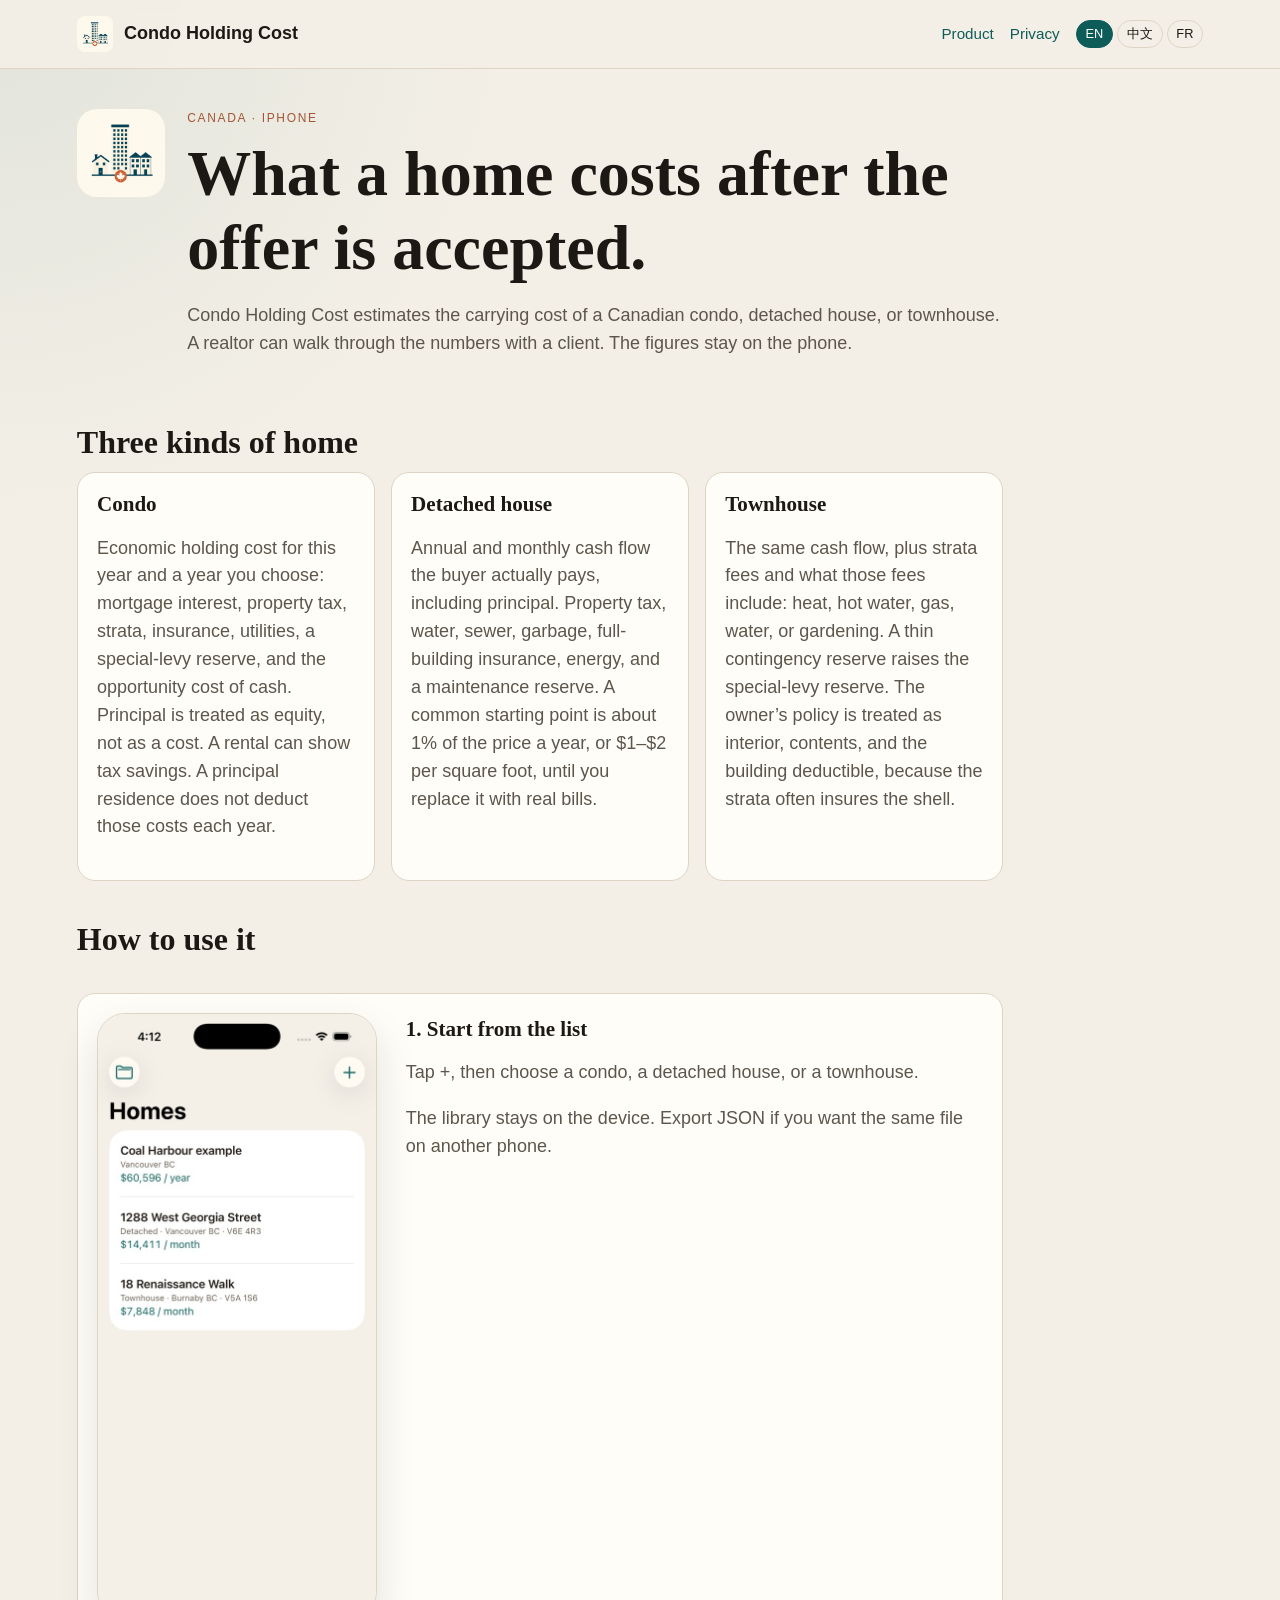
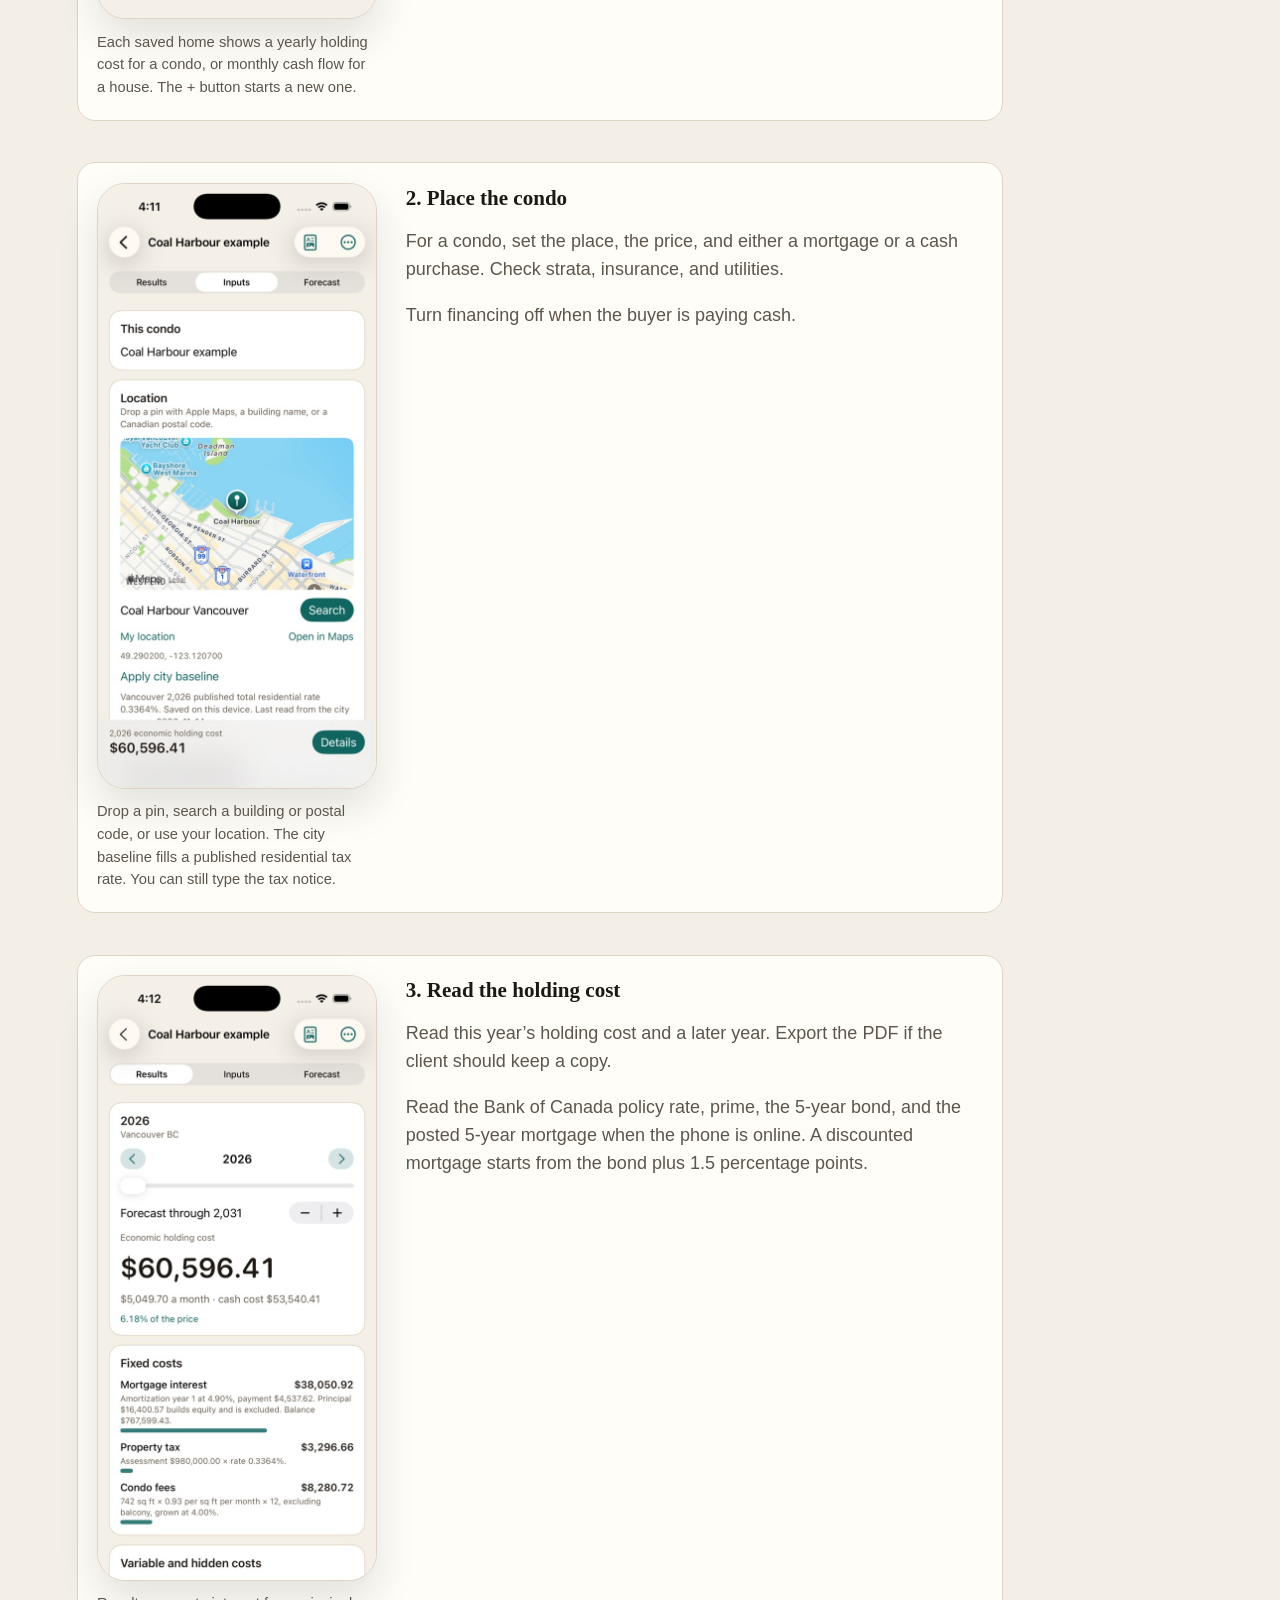
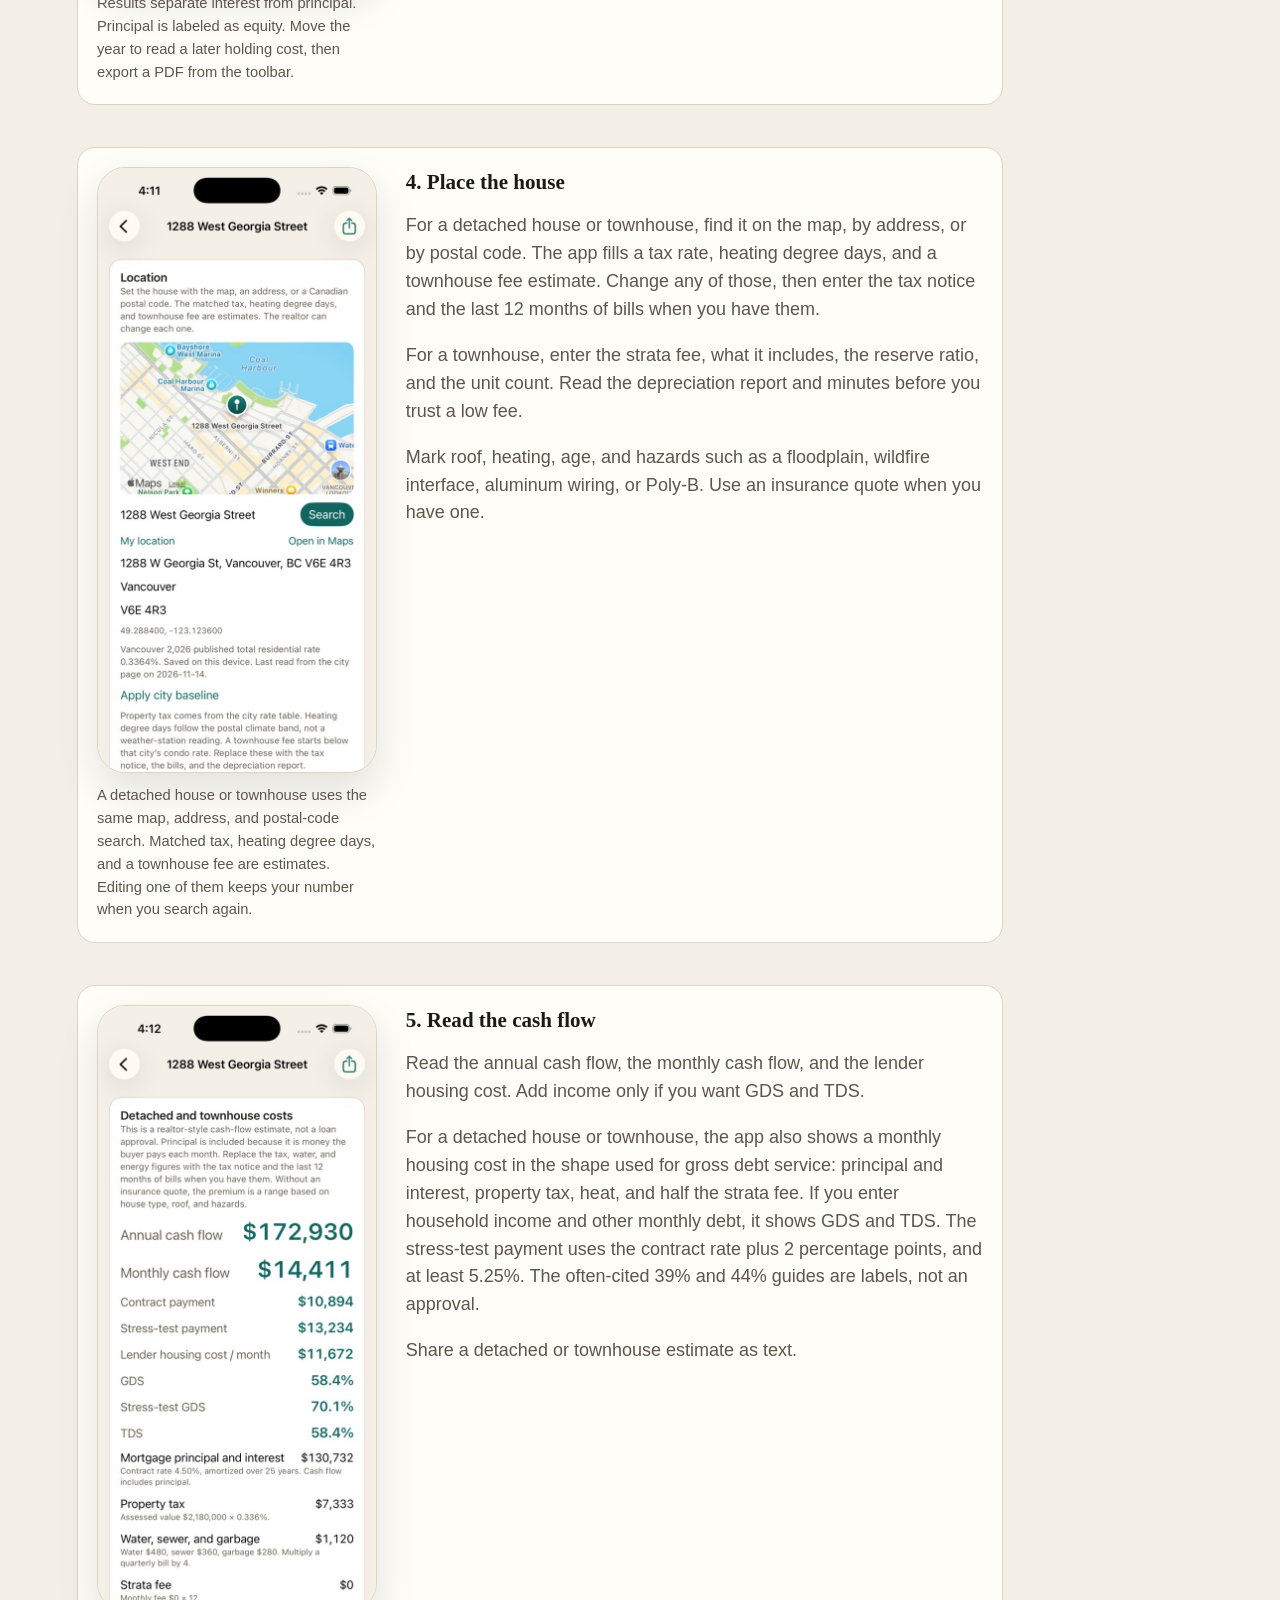
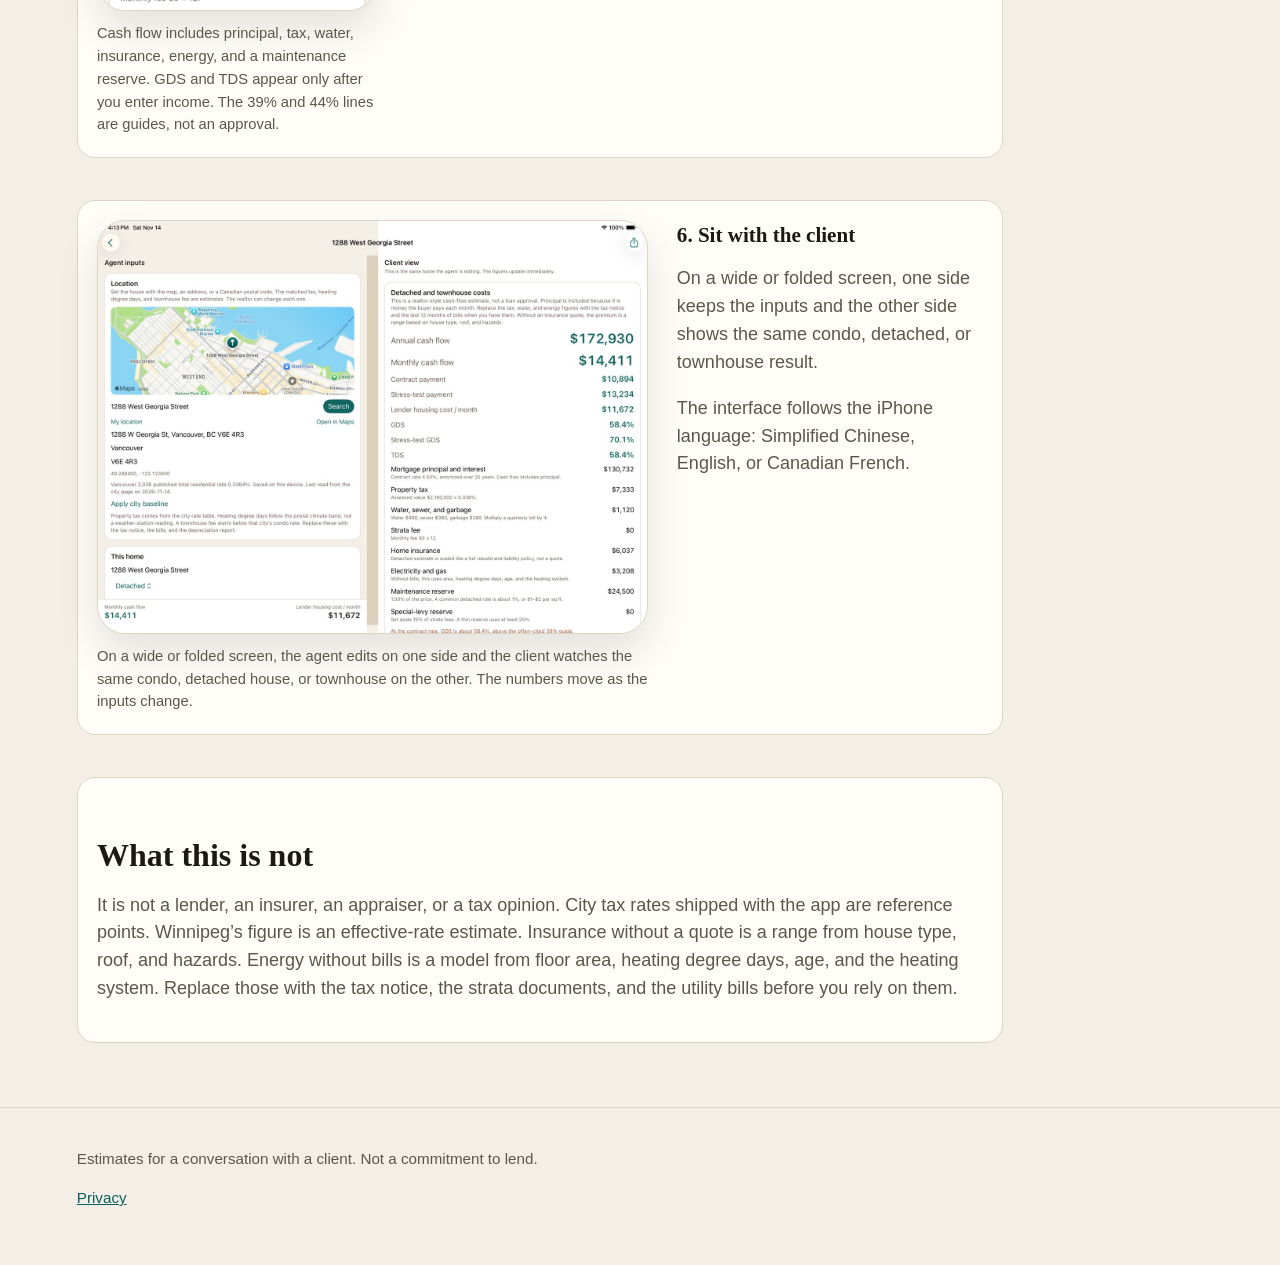
<file: docs/index.html>
<!DOCTYPE html>
<!-- GitHub Pages: publish the /docs folder on the default branch. -->
<html lang="en">
<head>
  <meta charset="utf-8">
  <meta name="viewport" content="width=device-width, initial-scale=1">
  <title>Condo Holding Cost</title>
  <meta name="description" content="An iPhone app for estimating what it costs to hold a Canadian condo, detached house, or townhouse.">
  <link rel="stylesheet" href="site.css">
  <link rel="icon" href="icon.png">
</head>
<body>
  <header class="bar">
    <a class="brand" href="index.html">
      <img src="icon.png" alt="">
      <span data-i18n="brand">Condo Holding Cost</span>
    </a>
    <nav>
      <a href="index.html" data-i18n="nav.product">Product</a>
      <a href="privacy.html" data-i18n="nav.privacy">Privacy</a>
      <div class="langs" role="group" aria-label="Language">
        <button type="button" data-lang="en">EN</button>
        <button type="button" data-lang="zh">中文</button>
        <button type="button" data-lang="fr">FR</button>
      </div>
    </nav>
  </header>

  <main>
    <section class="hero">
      <img class="hero-icon" src="icon.png" alt="">
      <div>
        <p class="eyebrow" data-i18n="hero.eyebrow">Canada · iPhone</p>
        <h1 data-i18n="hero.title">What a home costs after the offer is accepted.</h1>
        <p class="lede" data-i18n="hero.lede">Condo Holding Cost estimates the carrying cost of a Canadian condo, detached house, or townhouse. A realtor can walk through the numbers with a client. The figures stay on the phone.</p>
      </div>
    </section>

    <section>
      <h2 data-i18n="types.title">Three kinds of home</h2>
      <div class="grid">
        <article>
          <h3 data-i18n="types.condo.title">Condo</h3>
          <p data-i18n="types.condo.body">Economic holding cost for this year and a year you choose: mortgage interest, property tax, strata, insurance, utilities, a special-levy reserve, and the opportunity cost of cash. Principal is treated as equity, not as a cost. A rental can show tax savings. A principal residence does not deduct those costs each year.</p>
        </article>
        <article>
          <h3 data-i18n="types.detached.title">Detached house</h3>
          <p data-i18n="types.detached.body">Annual and monthly cash flow the buyer actually pays, including principal. Property tax, water, sewer, garbage, full-building insurance, energy, and a maintenance reserve. A common starting point is about 1% of the price a year, or $1–$2 per square foot, until you replace it with real bills.</p>
        </article>
        <article>
          <h3 data-i18n="types.town.title">Townhouse</h3>
          <p data-i18n="types.town.body">The same cash flow, plus strata fees and what those fees include: heat, hot water, gas, water, or gardening. A thin contingency reserve raises the special-levy reserve. The owner’s policy is treated as interior, contents, and the building deductible, because the strata often insures the shell.</p>
        </article>
      </div>
    </section>

    <section>
      <h2 data-i18n="use.title">How to use it</h2>

      <article class="pair">
        <figure>
          <img src="images/library.jpg" alt="The home list, with a condo, a detached house, and a townhouse." data-i18n-alt="shot.library.alt">
          <figcaption data-i18n="shot.library.cap">Each saved home shows a yearly holding cost for a condo, or monthly cash flow for a house. The + button starts a new one.</figcaption>
        </figure>
        <div>
          <h3 data-i18n="use.h1">1. Start from the list</h3>
          <p data-i18n="use.1">Tap +, then choose a condo, a detached house, or a townhouse.</p>
          <p data-i18n="use.8">The library stays on the device. Export JSON if you want the same file on another phone.</p>
        </div>
      </article>

      <article class="pair">
        <figure>
          <img src="images/condo-place.jpg" alt="A condo pinned on Apple Maps in Coal Harbour, with a search field and the Vancouver tax baseline." data-i18n-alt="shot.condo.alt">
          <figcaption data-i18n="shot.condo.cap">Drop a pin, search a building or postal code, or use your location. The city baseline fills a published residential tax rate. You can still type the tax notice.</figcaption>
        </figure>
        <div>
          <h3 data-i18n="use.h2">2. Place the condo</h3>
          <p data-i18n="use.2">For a condo, set the place, the price, and either a mortgage or a cash purchase. Check strata, insurance, and utilities.</p>
          <p data-i18n="features.cash">Turn financing off when the buyer is paying cash.</p>
        </div>
      </article>

      <article class="pair">
        <figure>
          <img src="images/condo-result.jpg" alt="The 2026 economic holding cost for the condo, with mortgage interest, property tax, and condo fees." data-i18n-alt="shot.result.alt">
          <figcaption data-i18n="shot.result.cap">Results separate interest from principal. Principal is labeled as equity. Move the year to read a later holding cost, then export a PDF from the toolbar.</figcaption>
        </figure>
        <div>
          <h3 data-i18n="use.h3">3. Read the holding cost</h3>
          <p data-i18n="use.3">Read this year’s holding cost and a later year. Export the PDF if the client should keep a copy.</p>
          <p data-i18n="features.rates">Read the Bank of Canada policy rate, prime, the 5-year bond, and the posted 5-year mortgage when the phone is online. A discounted mortgage starts from the bond plus 1.5 percentage points.</p>
        </div>
      </article>

      <article class="pair">
        <figure>
          <img src="images/house-place.jpg" alt="A detached house at 1288 West Georgia Street, with the map, address, postal code, and Vancouver tax rate." data-i18n-alt="shot.house.alt">
          <figcaption data-i18n="shot.house.cap">A detached house or townhouse uses the same map, address, and postal-code search. Matched tax, heating degree days, and a townhouse fee are estimates. Editing one of them keeps your number when you search again.</figcaption>
        </figure>
        <div>
          <h3 data-i18n="use.h4">4. Place the house</h3>
          <p data-i18n="use.4">For a detached house or townhouse, find it on the map, by address, or by postal code. The app fills a tax rate, heating degree days, and a townhouse fee estimate. Change any of those, then enter the tax notice and the last 12 months of bills when you have them.</p>
          <p data-i18n="use.5">For a townhouse, enter the strata fee, what it includes, the reserve ratio, and the unit count. Read the depreciation report and minutes before you trust a low fee.</p>
          <p data-i18n="use.6">Mark roof, heating, age, and hazards such as a floodplain, wildfire interface, aluminum wiring, or Poly-B. Use an insurance quote when you have one.</p>
        </div>
      </article>

      <article class="pair">
        <figure>
          <img src="images/house-cost.jpg" alt="Annual and monthly cash flow for the detached house, including the lender housing cost, GDS, and TDS." data-i18n-alt="shot.cash.alt">
          <figcaption data-i18n="shot.cash.cap">Cash flow includes principal, tax, water, insurance, energy, and a maintenance reserve. GDS and TDS appear only after you enter income. The 39% and 44% lines are guides, not an approval.</figcaption>
        </figure>
        <div>
          <h3 data-i18n="use.h5">5. Read the cash flow</h3>
          <p data-i18n="use.7">Read the annual cash flow, the monthly cash flow, and the lender housing cost. Add income only if you want GDS and TDS.</p>
          <p data-i18n="lender.body">For a detached house or townhouse, the app also shows a monthly housing cost in the shape used for gross debt service: principal and interest, property tax, heat, and half the strata fee. If you enter household income and other monthly debt, it shows GDS and TDS. The stress-test payment uses the contract rate plus 2 percentage points, and at least 5.25%. The often-cited 39% and 44% guides are labels, not an approval.</p>
          <p data-i18n="features.share">Share a detached or townhouse estimate as text.</p>
        </div>
      </article>

      <article class="pair pair-wide">
        <figure>
          <img src="images/duo.jpg" alt="A wide screen with agent inputs on the left and the same detached-house result on the right." data-i18n-alt="shot.duo.alt">
          <figcaption data-i18n="shot.duo.cap">On a wide or folded screen, the agent edits on one side and the client watches the same condo, detached house, or townhouse on the other. The numbers move as the inputs change.</figcaption>
        </figure>
        <div>
          <h3 data-i18n="use.h6">6. Sit with the client</h3>
          <p data-i18n="features.duo">On a wide or folded screen, one side keeps the inputs and the other side shows the same condo, detached, or townhouse result.</p>
          <p data-i18n="features.lang">The interface follows the iPhone language: Simplified Chinese, English, or Canadian French.</p>
        </div>
      </article>
    </section>

    <section class="note">
      <h2 data-i18n="limit.title">What this is not</h2>
      <p data-i18n="limit.body">It is not a lender, an insurer, an appraiser, or a tax opinion. City tax rates shipped with the app are reference points. Winnipeg’s figure is an effective-rate estimate. Insurance without a quote is a range from house type, roof, and hazards. Energy without bills is a model from floor area, heating degree days, age, and the heating system. Replace those with the tax notice, the strata documents, and the utility bills before you rely on them.</p>
    </section>
  </main>

  <footer>
    <p data-i18n="footer.copy">Estimates for a conversation with a client. Not a commitment to lend.</p>
    <p><a href="privacy.html" data-i18n="footer.privacy">Privacy</a></p>
  </footer>
  <script src="site.js"></script>
</body>
</html>
</file>
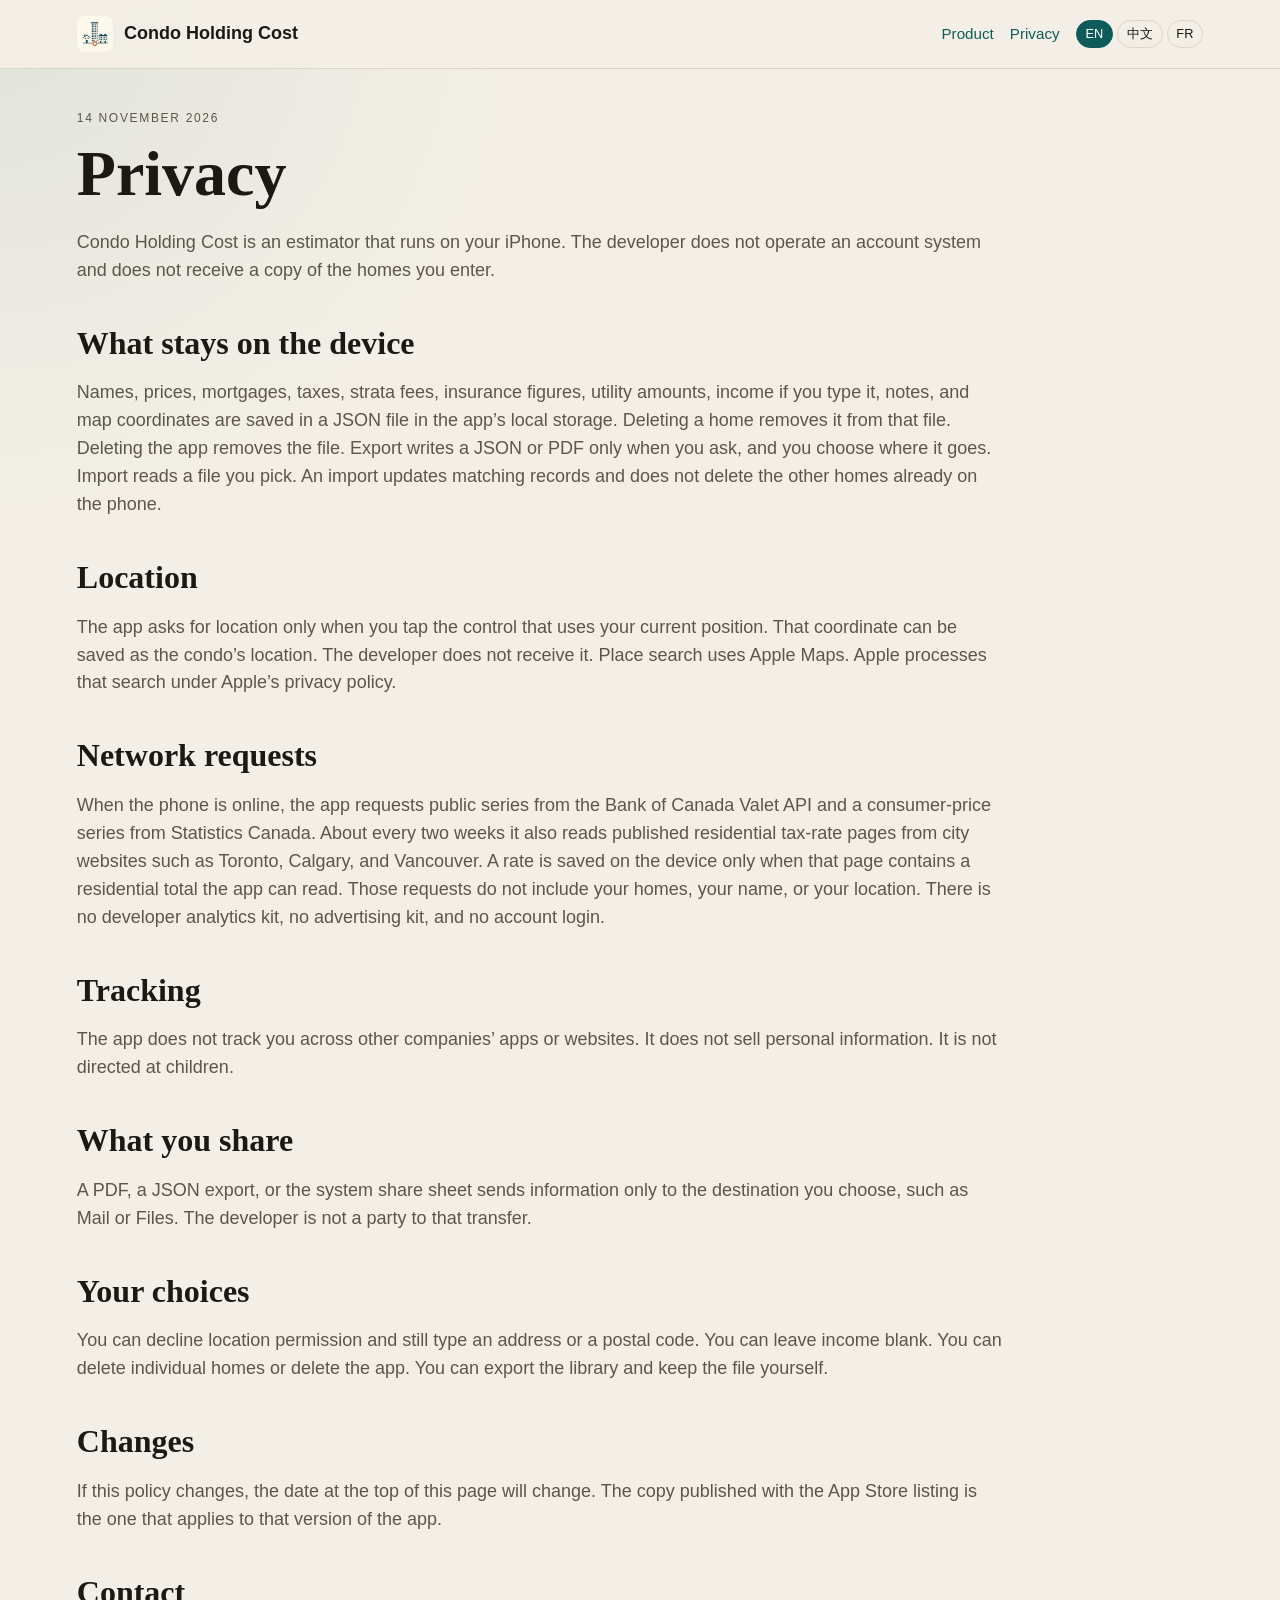
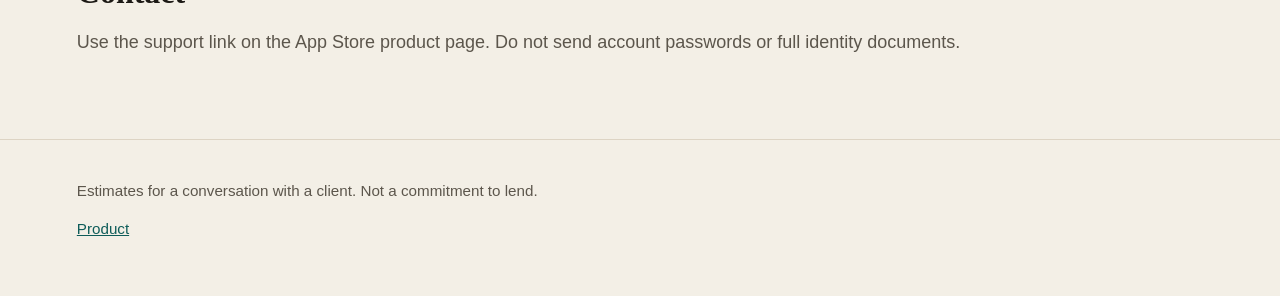
<file: docs/privacy.html>
<!DOCTYPE html>
<html lang="en">
<head>
  <meta charset="utf-8">
  <meta name="viewport" content="width=device-width, initial-scale=1">
  <title>Privacy · Condo Holding Cost</title>
  <meta name="description" content="Privacy policy for the Condo Holding Cost iPhone app.">
  <link rel="stylesheet" href="site.css">
  <link rel="icon" href="icon.png">
</head>
<body>
  <header class="bar">
    <a class="brand" href="index.html">
      <img src="icon.png" alt="">
      <span data-i18n="brand">Condo Holding Cost</span>
    </a>
    <nav>
      <a href="index.html" data-i18n="nav.product">Product</a>
      <a href="privacy.html" data-i18n="nav.privacy">Privacy</a>
      <div class="langs" role="group" aria-label="Language">
        <button type="button" data-lang="en">EN</button>
        <button type="button" data-lang="zh">中文</button>
        <button type="button" data-lang="fr">FR</button>
      </div>
    </nav>
  </header>

  <main class="prose">
    <p class="eyebrow" data-i18n="privacy.updated">14 November 2026</p>
    <h1 data-i18n="privacy.title">Privacy</h1>
    <p data-i18n="privacy.lead">Condo Holding Cost is an estimator that runs on your iPhone. The developer does not operate an account system and does not receive a copy of the homes you enter.</p>

    <h2 data-i18n="privacy.store.title">What stays on the device</h2>
    <p data-i18n="privacy.store.body">Names, prices, mortgages, taxes, strata fees, insurance figures, utility amounts, income if you type it, notes, and map coordinates are saved in a JSON file in the app’s local storage. Deleting a home removes it from that file. Deleting the app removes the file. Export writes a JSON or PDF only when you ask, and you choose where it goes. Import reads a file you pick. An import updates matching records and does not delete the other homes already on the phone.</p>

    <h2 data-i18n="privacy.location.title">Location</h2>
    <p data-i18n="privacy.location.body">The app asks for location only when you tap the control that uses your current position. That coordinate can be saved as the condo’s location. The developer does not receive it. Place search uses Apple Maps. Apple processes that search under Apple’s privacy policy.</p>

    <h2 data-i18n="privacy.net.title">Network requests</h2>
    <p data-i18n="privacy.net.body">When the phone is online, the app requests public series from the Bank of Canada Valet API and a consumer-price series from Statistics Canada. About every two weeks it also reads published residential tax-rate pages from city websites such as Toronto, Calgary, and Vancouver. A rate is saved on the device only when that page contains a residential total the app can read. Those requests do not include your homes, your name, or your location. There is no developer analytics kit, no advertising kit, and no account login.</p>

    <h2 data-i18n="privacy.track.title">Tracking</h2>
    <p data-i18n="privacy.track.body">The app does not track you across other companies’ apps or websites. It does not sell personal information. It is not directed at children.</p>

    <h2 data-i18n="privacy.share.title">What you share</h2>
    <p data-i18n="privacy.share.body">A PDF, a JSON export, or the system share sheet sends information only to the destination you choose, such as Mail or Files. The developer is not a party to that transfer.</p>

    <h2 data-i18n="privacy.rights.title">Your choices</h2>
    <p data-i18n="privacy.rights.body">You can decline location permission and still type an address or a postal code. You can leave income blank. You can delete individual homes or delete the app. You can export the library and keep the file yourself.</p>

    <h2 data-i18n="privacy.changes.title">Changes</h2>
    <p data-i18n="privacy.changes.body">If this policy changes, the date at the top of this page will change. The copy published with the App Store listing is the one that applies to that version of the app.</p>

    <h2 data-i18n="privacy.contact.title">Contact</h2>
    <p data-i18n="privacy.contact.body">Use the support link on the App Store product page. Do not send account passwords or full identity documents.</p>
  </main>

  <footer>
    <p data-i18n="footer.copy">Estimates for a conversation with a client. Not a commitment to lend.</p>
    <p><a href="index.html" data-i18n="nav.product">Product</a></p>
  </footer>
  <script src="site.js"></script>
</body>
</html>
</file>
<file: docs/site.css>
:root {
  --paper: #f3efe6;
  --ink: #1c1915;
  --muted: #5c564c;
  --line: #ddd4c4;
  --teal: #0e5c59;
  --copper: #a35634;
  --card: #fffdf8;
  color-scheme: light;
}

* { box-sizing: border-box; }

html { scroll-behavior: smooth; }

body {
  margin: 0;
  background:
    radial-gradient(circle at 0 0, rgba(14, 92, 89, 0.08), transparent 32rem),
    var(--paper);
  color: var(--ink);
  font: 18px/1.55 "Avenir Next", "Segoe UI", sans-serif;
}

.bar {
  display: flex;
  justify-content: space-between;
  gap: 1rem;
  align-items: center;
  padding: 1rem 6vw;
  position: sticky;
  top: 0;
  background: rgba(243, 239, 230, 0.92);
  backdrop-filter: blur(10px);
  border-bottom: 1px solid var(--line);
}

.brand {
  display: flex;
  align-items: center;
  gap: 0.7rem;
  color: inherit;
  text-decoration: none;
  font-weight: 650;
}

.brand img {
  width: 36px;
  height: 36px;
  border-radius: 8px;
}

nav {
  display: flex;
  align-items: center;
  gap: 1rem;
}

nav a {
  color: var(--teal);
  text-decoration: none;
  font-size: 0.95rem;
}

.langs { display: flex; gap: 0.25rem; }

.langs button {
  border: 1px solid var(--line);
  background: transparent;
  color: var(--ink);
  border-radius: 999px;
  padding: 0.2rem 0.55rem;
  font: inherit;
  font-size: 0.8rem;
  cursor: pointer;
}

.langs button[aria-pressed="true"] {
  background: var(--teal);
  color: white;
  border-color: var(--teal);
}

main { padding: 2.5rem 6vw 4rem; max-width: 1080px; }

.hero {
  display: flex;
  gap: 1.4rem;
  align-items: flex-start;
  margin-bottom: 3rem;
}

.hero-icon {
  width: 88px;
  height: 88px;
  border-radius: 20px;
  flex: none;
}

.pair {
  display: grid;
  grid-template-columns: minmax(200px, 280px) minmax(0, 1fr);
  gap: 1.4rem 1.8rem;
  align-items: start;
  margin: 2.2rem 0 2.6rem;
}

.pair-wide { grid-template-columns: minmax(0, 1.35fr) minmax(16rem, 0.75fr); }

.pair figure { margin: 0; }

.pair img {
  width: 100%;
  height: auto;
  display: block;
  border-radius: 28px;
  border: 1px solid var(--line);
  background: var(--card);
  box-shadow: 0 18px 40px rgba(28, 25, 21, 0.12);
}

.pair figcaption {
  margin-top: 0.7rem;
  color: var(--muted);
  font-size: 0.92rem;
}

.pair h3 { margin-top: 0.2rem; }

.pair p { color: var(--muted); }

.eyebrow {
  letter-spacing: 0.14em;
  text-transform: uppercase;
  color: var(--copper);
  font-size: 0.75rem;
  margin: 0 0 0.6rem;
}

h1, h2, h3 {
  font-family: "Iowan Old Style", Palatino, "Palatino Linotype", Georgia, serif;
  font-weight: 600;
  line-height: 1.15;
  margin: 0 0 0.7rem;
}

h1 { font-size: clamp(2.4rem, 5vw, 4.4rem); }

h2 { font-size: 2rem; margin-top: 2.5rem; }

.lede, .prose p, .grid p, .note p { color: var(--muted); }

.grid {
  display: grid;
  grid-template-columns: repeat(3, 1fr);
  gap: 1rem;
}

article, .note {
  background: var(--card);
  border: 1px solid var(--line);
  border-radius: 18px;
  padding: 1.2rem 1.2rem 1.3rem;
}

.note { margin-top: 2rem; }

.features, .steps { padding-left: 1.2rem; color: var(--muted); }

.features li, .steps li { margin: 0.7rem 0; }

footer {
  padding: 1.5rem 6vw 2.5rem;
  border-top: 1px solid var(--line);
  color: var(--muted);
  font-size: 0.95rem;
}

footer a { color: var(--teal); }

@media (max-width: 800px) {
  .bar { align-items: flex-start; flex-direction: column; }
  .grid, .pair, .pair-wide { grid-template-columns: 1fr; }
  .pair img { max-width: 320px; }
  body { font-size: 17px; }
}
</file>
